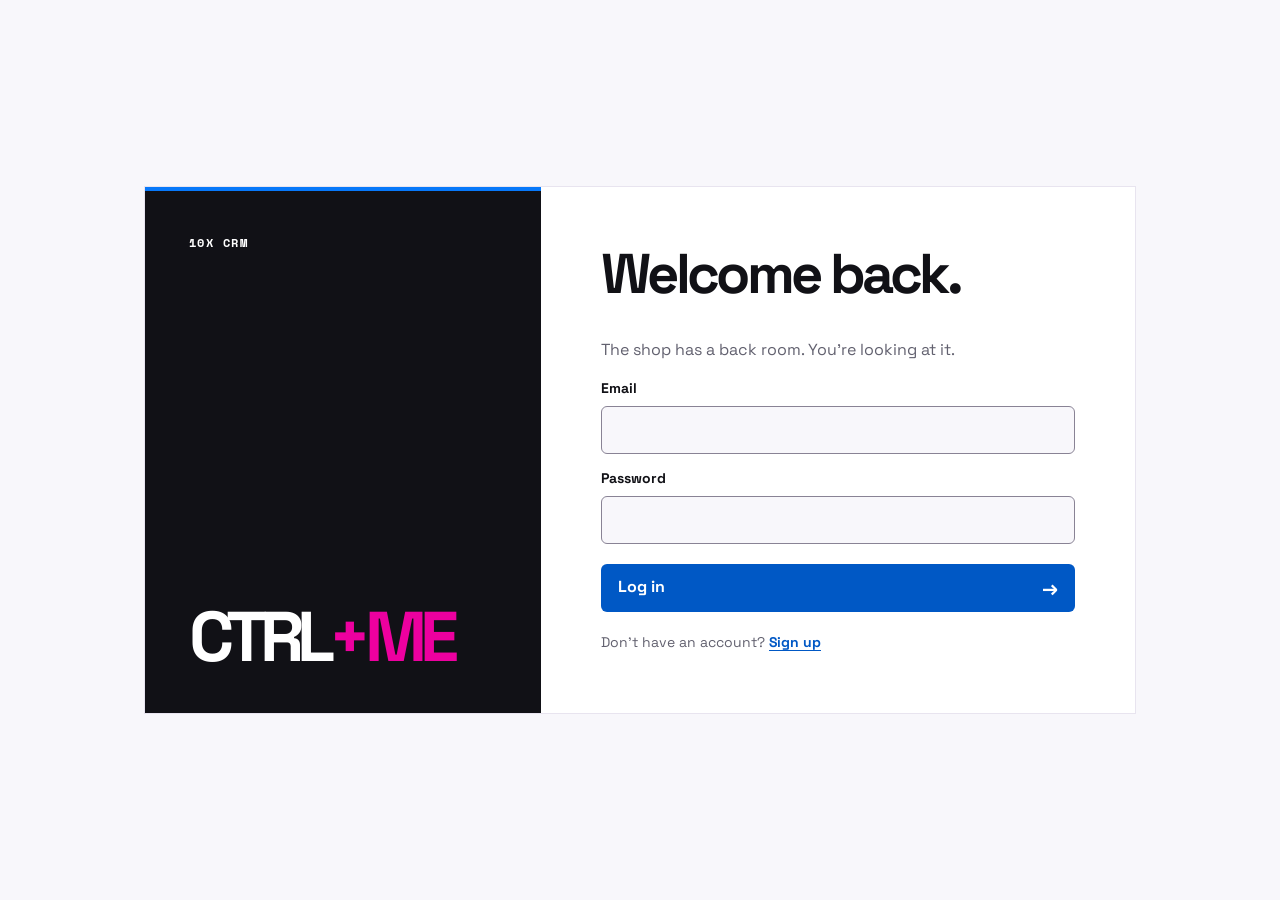
<file: index.html>
<!DOCTYPE html>
<html lang="en">
<head>
    <meta charset="UTF-8">
    <meta name="viewport" content="width=device-width, initial-scale=1.0">
    <script src="./js/theme.js"></script>
    <link rel="stylesheet" href="./css/crm.css">
    <script type="module" src="./js/auth-page.js"></script>
    <title>Log In | 10X CRM</title>
    <link rel="icon" type="image/svg+xml" href="./favicon.svg">
</head>
<body class="crm-access" data-page="login">
    <main class="access-shell">
        <div class="access-brand">
            <p class="access-product">10X CRM</p>
            <p class="access-wordmark">CTRL<span>+ME</span></p>
        </div>

        <section class="access-content" aria-labelledby="access-title">
            <h1 id="access-title">Welcome back.</h1>
            <p class="muted">The shop has a back room. You’re looking at it.</p>

            <form class="access-form" method="post" novalidate>
                <div class="access-field">
                    <label for="email">Email</label>
                    <input
                        type="text"
                        id="email"
                        name="email"
                        inputmode="email"
                        autocomplete="email"
                        required
                    >
                </div>

                <div class="access-field">
                    <label for="password">Password</label>
                    <input
                        type="password"
                        id="password"
                        name="password"
                        autocomplete="current-password"
                        required
                    >
                </div>

                <button class="access-submit" type="submit" disabled>
                    Log in <span aria-hidden="true">→</span>
                </button>
            </form>

            <p class="access-switch">
                Don’t have an account? <a href="signup.html">Sign up</a>
            </p>
        </section>
    </main>
</body>
</html>
</file>
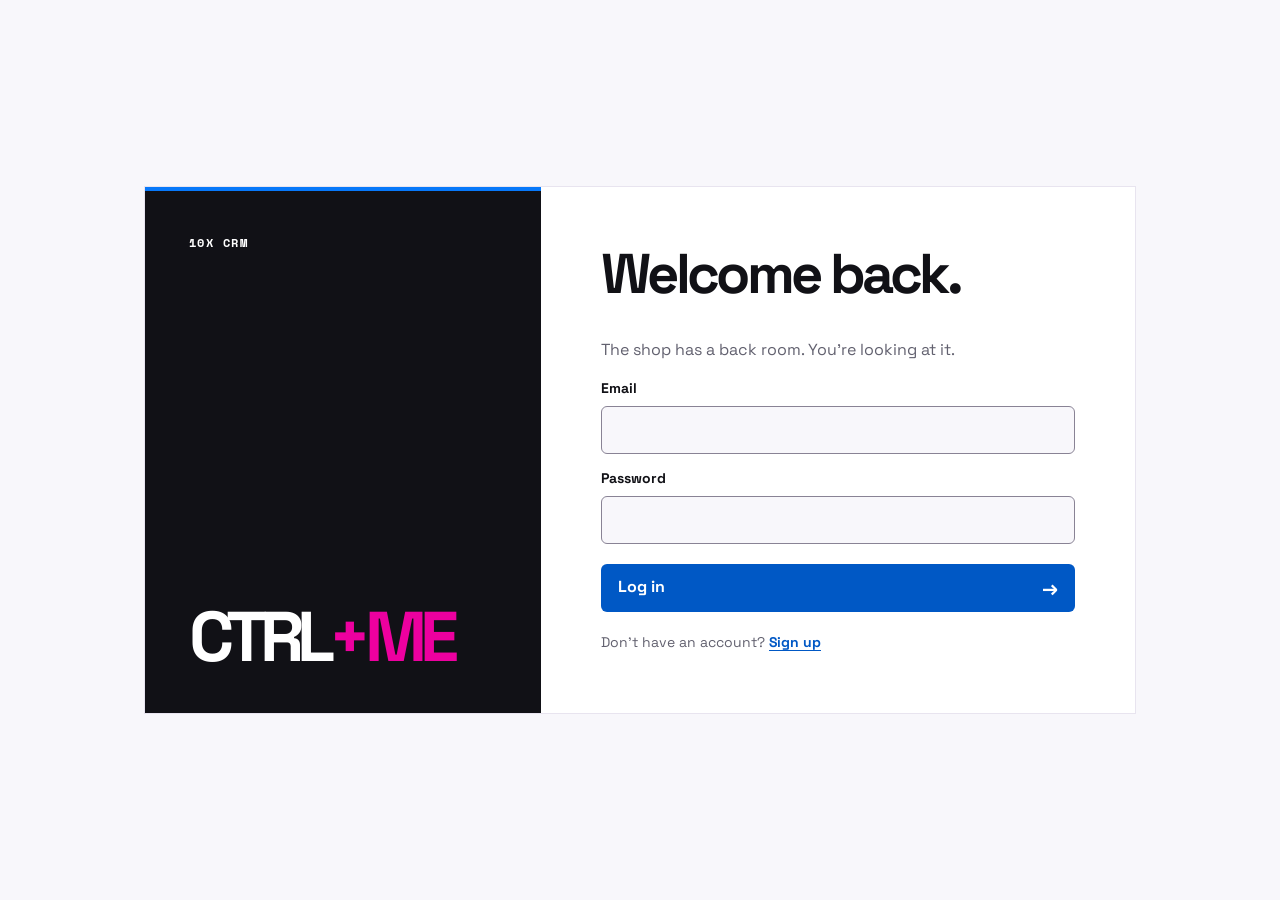
<file: clients.html>
<!doctype html>
<html lang="en">
<head>
    <meta charset="UTF-8">
    <meta name="viewport" content="width=device-width, initial-scale=1.0">
    <title>Clients | 10X CRM</title>
    <link rel="icon" type="image/svg+xml" href="./favicon.svg">
    <script src="./js/theme.js"></script>
    <link rel="stylesheet" href="./css/crm.css">
    <script type="module" src="./js/clients-page.js"></script>
</head>
<body>
    <div id="clients-page" hidden>
        <header class="app-header">
            <a class="brand" href="dashboard.html">CTRL<span>+ME</span> CRM</a>
            <nav aria-label="Main navigation">
                <a href="./dashboard.html">Dashboard</a>
                <a href="./dashboard.html" aria-current="page">Clients</a>
            </nav>
            <button
                type="button"
                id="theme-toggle"
                class="theme-toggle"
                aria-label="Dark mode"
                aria-pressed="false"
            >
                <span class="theme-toggle__track" aria-hidden="true">
                    <span class="theme-toggle__thumb"></span>
                    <span class="theme-toggle__icon">☀</span>
                    <span class="theme-toggle__icon">☾</span>
                </span>
            </button>
            <button class="quiet" id="logout" type="button">Log out</button>
        </header>

        <main class="app-main">
            <div class="clients-heading">
                <h1>Clients</h1>
                <p class="muted">Stockists, collaborators and people who said “let’s circle back.”</p>
                <button class="primary" id="open-client-dialog" type="button" disabled>
                    + Add Client
                </button>
            </div>
            <p id="clients-status" role="status"></p>
            <button id="retry-clients" class="quiet" type="button" hidden>Retry</button>
            <ul id="client-list" class="client-list" role="list"></ul>
        </main>
        <footer class="crm-footer">
            <div class="crm-footer__inner">
                <div class="crm-footer__top">
                    <div>
                        <a class="crm-footer__brand" href="./dashboard.html" aria-label="CTRL+ME CRM dashboard">
                            CTRL<sup>+ME</sup>
                        </a>
                        <p>Chaos, now with infrastructure.</p>
                    </div>

                    <div class="crm-footer__contact">
                        <h2>Contact</h2>
                        <p>Please never contact</p>
                    </div>
                </div>

                <div class="crm-footer__bottom">
                    <small>© 2026 CTRL+ME</small>
                    <small>CTRL+ME Back Office</small>
                </div>
            </div>
        </footer>
        <dialog id="client-dialog" aria-labelledby="client-dialog-title">
            <div class="clients-heading">
                <h2 id="client-dialog-title">Add Client</h2>
                <button class="quiet" id="close-client-dialog" type="button" aria-label="Close">
                    ×
                </button>
            </div>

            <form id="client-form" novalidate>
                <div class="field">
                    <label for="client-name">Name</label>
                    <input id="client-name" name="name" type="text" required aria-describedby="client-name-error">
                    <p class="field-error" id="client-name-error" data-error="name"></p>
                </div>

                <div class="field">
                    <label for="client-email">Email</label>
                    <input id="client-email" name="email" type="email" required aria-describedby="client-email-error">
                    <p class="field-error" id="client-email-error" data-error="email"></p>
                </div>

                <div class="field">
                    <label for="client-phone">Phone (optional)</label>
                    <input id="client-phone" name="phone" type="tel" aria-describedby="client-phone-error">
                    <p class="field-error" id="client-phone-error" data-error="phone"></p>
                </div>

                <div class="field">
                    <label for="client-company">Company (optional)</label>
                    <input id="client-company" name="company" type="text">
                </div>

                <div class="field">
                    <label for="client-value">Deal Value ($)</label>
                    <input id="client-value" name="dealValue" type="number" min="0.01" step="0.01" required aria-describedby="client-value-error">
                    <p class="field-error" id="client-value-error" data-error="dealValue"></p>
                </div>

                <div class="field">
                    <label for="client-status-select">Status</label>
                    <select id="client-status-select" name="status">
                        <option>Lead</option>
                        <option>Contacted</option>
                        <option>Won</option>
                        <option>Lost</option>
                    </select>
                </div>

                <p id="client-form-error" class="form-error" role="alert"></p>
                <button class="primary" type="submit">Add Client</button>
            </form>
        </dialog>

        <div id="toasts" aria-live="polite">
            <p class="toast" id="client-toast" hidden></p>
        </div>
    </div>

    <noscript>This application requires JavaScript.</noscript>
</body>
</html>
</file>
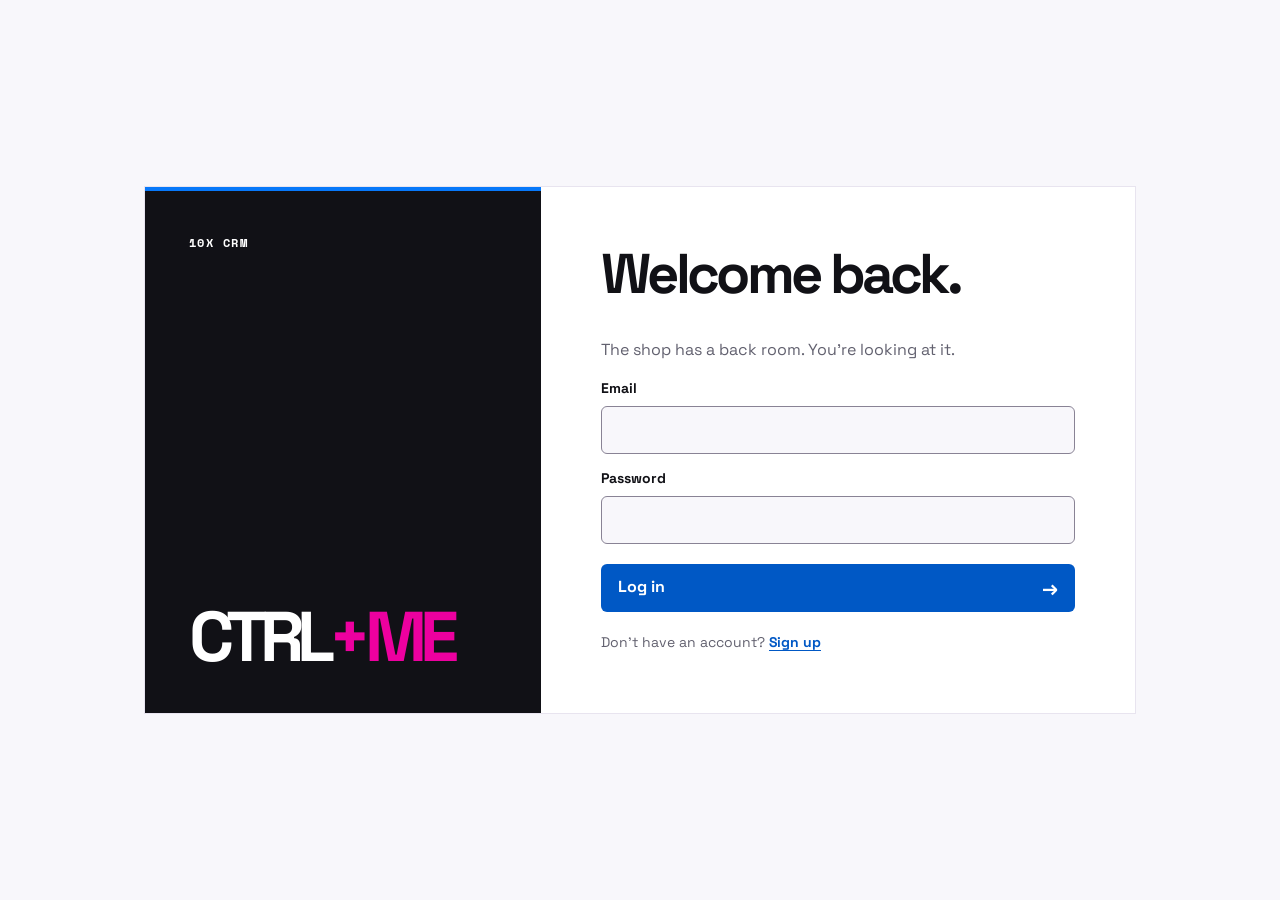
<file: dashboard.html>
<!doctype html>
<html lang="en">
<head>
    <meta charset="UTF-8">
    <meta name="viewport" content="width=device-width, initial-scale=1.0">
    <title>Dashboard | 10X CRM</title>
    <link rel="icon" type="image/svg+xml" href="./favicon.svg">
    <script src="./js/theme.js"></script>
    <link rel="stylesheet" href="./css/crm.css">
    <script type="module" src="./js/dashboard.js"></script>
</head>
<body>
    <div id="dashboard" hidden>
        <header class="app-header">
            <a class="brand" href="dashboard.html">CTRL<span>+ME</span> CRM</a>

            <nav aria-label="Main navigation">
                <a href="dashboard.html" aria-current="page">Dashboard</a>
                <a href="clients.html">Clients</a>
            </nav>

            <button
                type="button"
                id="theme-toggle"
                class="theme-toggle"
                aria-label="Dark mode"
                aria-pressed="false"
            >
                <span class="theme-toggle__track" aria-hidden="true">
                    <span class="theme-toggle__thumb"></span>
                    <span class="theme-toggle__icon">☀</span>
                    <span class="theme-toggle__icon">☾</span>
                </span>
            </button>

            <button class="quiet" id="logout" type="button">Log out</button>
        </header>

        <main class="app-main">
            <div class="dashboard-heading">
                <div>
                    <p class="eyebrow">Dashboard</p>
                    <h1 id="welcome-heading">Welcome back.</h1>
                    <p class="muted">The business side of CTRL+ME. Somehow, there are numbers.</p>
                </div>
                <time id="dashboard-clock" class="dashboard-clock"></time>
            </div>

            <p id="dashboard-error" class="form-error" role="alert"></p>
            <p id="dashboard-status" role="status"></p>

            <button id="dashboard-retry" class="quiet" type="button" hidden>
                Retry
            </button>

            <div id="dashboard-data" hidden>
                <dl class="dashboard-stats" aria-label="Client statistics">
                    <div class="card stat-card stat-card--total">
                        <dt>Total Clients</dt>
                        <dd id="total-clients"></dd>
                    </div>
                    <div class="card stat-card stat-card--active">
                        <dt>Active Deals</dt>
                        <dd id="active-deals"></dd>
                    </div>
                    <div class="card stat-card stat-card--won">
                        <dt>Won Revenue</dt>
                        <dd id="won-revenue"></dd>
                    </div>
                    <div class="card stat-card stat-card--new">
                        <dt>New This Week</dt>
                        <dd id="new-this-week"></dd>
                    </div>
                </dl>

                <div class="dashboard-overview">
                    <div class="dashboard-overview__left">
                        <aside class="boss-note" aria-labelledby="boss-note-title">
                            <h2 id="boss-note-title">NOTE TO SELF</h2>
                            <p>Stop saying “I have an idea”.<br>That’s how we got here.</p>
                            <p class="boss-note__signature">Sincerely, YOU</p>
                        </aside>

                        <section class="card" aria-labelledby="pipeline-title">
                            <h2 id="pipeline-title">Pipeline Overview</h2>
                            <dl id="pipeline" class="dashboard-pipeline"></dl>
                        </section>
                    </div>

                    <section class="card" aria-labelledby="recent-title">
                        <h2 id="recent-title">Recent Clients</h2>
                        <ul id="recent-clients" class="dashboard-recent" role="list"></ul>
                        <a href="clients.html">View all clients →</a>
                    </section>
                </div>
            </div>
        </main>

        <footer class="crm-footer">
            <div class="crm-footer__inner">
                <div class="crm-footer__top">
                    <div>
                        <a
                            class="crm-footer__brand"
                            href="./dashboard.html"
                            aria-label="CTRL+ME CRM dashboard"
                        >
                            CTRL<sup>+ME</sup>
                        </a>
                        <p>Chaos, now with infrastructure.</p>
                    </div>

                    <div class="crm-footer__contact">
                        <h2>Contact</h2>
                        <p>Please never contact</p>
                    </div>
                </div>

                <div class="crm-footer__bottom">
                    <small>© 2026 CTRL+ME</small>
                    <small>CTRL+ME Back Office</small>
                </div>
            </div>
        </footer>
    </div>

    <noscript>This application requires JavaScript.</noscript>
</body>
</html>
</file>
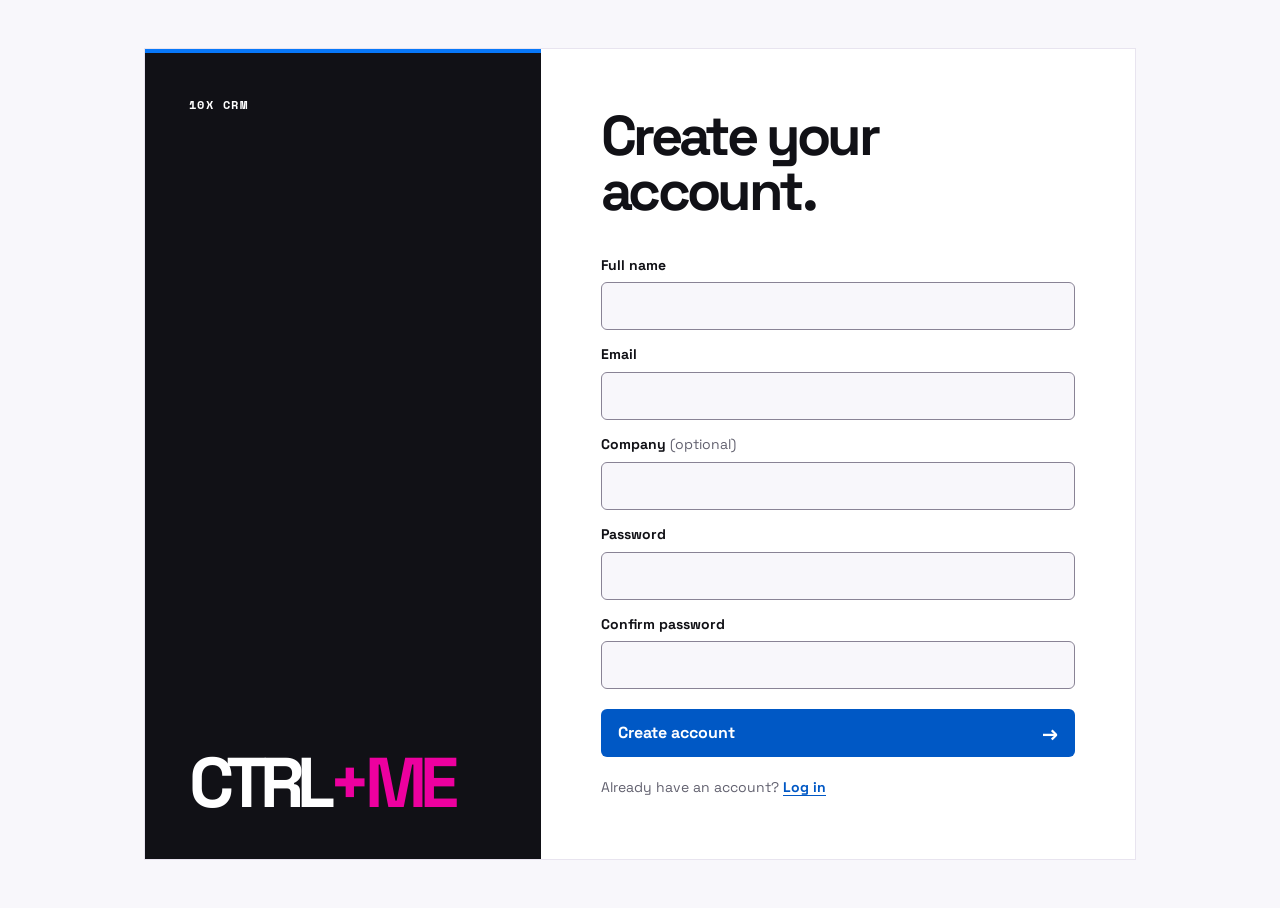
<file: signup.html>
<!DOCTYPE html>
<html lang="en">
<head>
    <meta charset="UTF-8">
    <meta name="viewport" content="width=device-width, initial-scale=1.0">
    <script src="./js/theme.js"></script>
    <link rel="stylesheet" href="./css/crm.css">
    <script type="module" src="./js/auth-page.js"></script>
    <title>Sign Up | 10X CRM</title>
    <link rel="icon" type="image/svg+xml" href="./favicon.svg">
</head>
<body class="crm-access" data-page="signup">
    <main class="access-shell">
        <div class="access-brand">
            <p class="access-product">10X CRM</p>
            <p class="access-wordmark">CTRL<span>+ME</span></p>
        </div>

        <section class="access-content" aria-labelledby="access-title">
            <h1 id="access-title">Create your account.</h1>

            <form class="access-form" method="post" novalidate>
                <div class="access-field">
                    <label for="fullName">Full name</label>
                    <input
                        type="text"
                        id="fullName"
                        name="fullName"
                        autocomplete="name"
                        required
                    >
                </div>

                <div class="access-field">
                    <label for="email">Email</label>
                    <input
                        type="text"
                        id="email"
                        name="email"
                        inputmode="email"
                        autocomplete="email"
                        required
                    >
                </div>

                <div class="access-field">
                    <label for="company">
                        Company <span class="access-optional">(optional)</span>
                    </label>
                    <input
                        type="text"
                        id="company"
                        name="company"
                        autocomplete="organization"
                    >
                </div>

                <div class="access-field">
                    <label for="password">Password</label>
                    <input
                        type="password"
                        id="password"
                        name="password"
                        autocomplete="new-password"
                        required
                    >
                </div>

                <div class="access-field">
                    <label for="confirmPassword">Confirm password</label>
                    <input
                        type="password"
                        id="confirmPassword"
                        name="confirmPassword"
                        autocomplete="new-password"
                        required
                    >
                </div>

                <button class="access-submit" type="submit" disabled>
                    Create account <span aria-hidden="true">→</span>
                </button>
            </form>

            <p class="access-switch">
                Already have an account? <a href="index.html">Log in</a>
            </p>
        </section>
    </main>
</body>
</html>
</file>
<file: css/crm.css>
@import url("https://fonts.googleapis.com/css2?family=Space+Grotesk:wght@400;500;600;700&family=Space+Mono:wght@400;700&display=swap");

:root {
    color-scheme: light;
    --font-body: "Space Grotesk", sans-serif;
    --font-mono: "Space Mono", monospace;
    --paper: #f8f7fb;
    --white: #fff;
    --ink: #111116;
    --blue: #0878f9;
    --magenta: #ed009f;
    --lavender: #bca4ff;
    --lavender-soft: #f1ecff;

    --page: var(--paper);
    --surface: var(--white);
    --text: var(--ink);
    --muted: #62616f;
    --border: #e8e4ef;
    --field-border: #898395;
    --highlight: var(--lavender-soft);
    --accent-text: #a50070;
    --link: #0058c5;
    --focus: #0058c5;
    --button: #0058c5;
    --button-hover: #00459c;
    --error: #a41747;
}

:root[data-theme="dark"] {
    color-scheme: dark;
    --page: #111116;
    --surface: #1c1c25;
    --text: #f8f7fb;
    --muted: #b7b3c4;
    --border: #373342;
    --field-border: #777084;
    --highlight: #2d2343;
    --accent-text: #ff8bda;
    --link: #9dcaff;
    --focus: #9dcaff;
    --error: #ff9db9;
}

* {
    box-sizing: border-box;
}

body {
    min-height: 100vh;
    min-height: 100svh;
    margin: 0;
    background: var(--page);
    color: var(--text);
    font: 1rem/1.55 var(--font-body);
}

[hidden] {
    display: none !important;
}

a {
    color: var(--link);
    text-underline-offset: 0.2em;
}

button,
input {
    font: inherit;
}

button {
    cursor: pointer;
}

button:disabled {
    cursor: not-allowed;
}

:focus-visible {
    outline: 2px solid var(--focus);
    outline-offset: 3px;
}

label {
    display: block;
    margin-bottom: 0.375rem;
    font-size: 0.875rem;
    font-weight: 700;
}

input:not([type="checkbox"], [type="radio"]) {
    display: block;
    width: 100%;
    min-height: 2.75rem;
    padding: 0.625rem 0.75rem;
    border: 1px solid var(--field-border);
    border-radius: 0;
    background: var(--page);
    color: var(--text);
}

input[aria-invalid="true"] {
    border-color: var(--error);
}

.field {
    margin-bottom: 0.875rem;
}

.field-error,
.form-error {
    color: var(--error);
    font-size: 0.8125rem;
}

.field-error {
    display: block;
    margin-top: 0.25rem;
}

.field-error:empty,
.form-error:empty {
    display: none;
}

.primary,
.access-submit {
    min-height: 2.75rem;
    padding: 0.625rem 1rem;
    border: 1px solid transparent;
    background: var(--button);
    color: var(--white);
    font-weight: 700;
}

.primary:hover:not(:disabled),
.access-submit:hover:not(:disabled) {
    background: var(--button-hover);
}

.primary:disabled,
.access-submit:disabled {
    border-color: var(--border);
    background: var(--highlight);
    color: var(--muted);
}

form .primary {
    width: 100%;
    margin-top: 0.25rem;
}

.muted {
    color: var(--muted);
}

/* Login and signup */

body.crm-access {
    display: grid;
    place-items: center;
    padding: clamp(1rem, 4vw, 3rem);
}

.access-shell {
    display: grid;
    width: min(100%, 62rem);
    grid-template-columns: minmax(0, 2fr) minmax(0, 3fr);
    border: 1px solid var(--border);
    background: var(--surface);
}

.access-brand {
    display: flex;
    min-width: 0;
    flex-direction: column;
    justify-content: space-between;
    gap: 2rem;
    padding: clamp(1.5rem, 4vw, 2.75rem);
    border-top: 4px solid var(--blue);
    background: var(--ink);
    color: var(--white);
}

.access-product {
    margin: 0;
    font: 700 0.75rem/1.4 var(--font-mono);
    letter-spacing: 0.12em;
}

.access-wordmark {
    margin: 0;
    font-size: clamp(2.5rem, 5.5vw, 5.5rem);
    font-weight: 700;
    line-height: 0.9;
    letter-spacing: -0.1em;
}

.access-wordmark span {
    color: var(--magenta);
}

.access-content {
    min-width: 0;
    padding: clamp(1.5rem, 5vw, 3.75rem);
}

.access-content h1 {
    margin: 0 0 clamp(1.5rem, 4vw, 2.25rem);
    font-size: clamp(2rem, 4.4vw, 3.5rem);
    font-weight: 700;
    line-height: 0.98;
    letter-spacing: -0.065em;
}

.access-form {
    display: grid;
    gap: 0.875rem;
}

.access-optional {
    color: var(--muted);
    font-weight: 400;
}

.access-field input {
    min-height: 3rem;
    padding-inline: 0.875rem;
    border-radius: 0.375rem;
}

.access-field input:focus {
    outline: 2px solid var(--focus);
    outline-offset: 2px;
}

.access-submit {
    display: flex;
    min-height: 3rem;
    align-items: center;
    justify-content: space-between;
    gap: 0.75rem;
    margin-top: 0.375rem;
    border-radius: 0.375rem;
}

.access-submit span {
    font-size: 1.25rem;
    line-height: 1;
}

.access-switch,
.auth-switch,
.account-link {
    margin: 1.25rem 0 0;
    color: var(--muted);
    font-size: 0.875rem;
}

.access-switch a,
.auth-switch a,
.account-link a {
    font-weight: 700;
}

.auth-switch,
.account-link {
    text-align: center;
}

/* Shared CRM pages */

.brand {
    margin: 0;
    color: var(--text);
    font: 700 1.125rem/1.2 var(--font-mono);
    letter-spacing: -0.06em;
    text-decoration: none;
}

.brand span {
    color: var(--accent-text);
}

.eyebrow {
    color: var(--accent-text);
    font: 700 0.75rem/1.5 var(--font-mono);
    letter-spacing: 0.1em;
    text-transform: uppercase;
}

.auth-header,
.app-header {
    display: flex;
    align-items: center;
    padding: 1rem clamp(1rem, 4vw, 3rem);
    border-top: 4px solid var(--blue);
    border-bottom: 1px solid var(--border);
    background: var(--surface);
}

.auth-header {
    flex-wrap: wrap;
    justify-content: space-between;
    gap: 0.75rem;
}

.auth-layout {
    display: grid;
    max-width: 72rem;
    grid-template-columns: minmax(0, 1fr) minmax(0, 440px);
    align-items: center;
    gap: clamp(2rem, 7vw, 6rem);
    margin-inline: auto;
    padding: clamp(2.5rem, 8vw, 6rem) clamp(1rem, 4vw, 3rem);
}

.intro h1,
.app-main h1 {
    margin: 0.75rem 0 1rem;
    font-size: clamp(2.5rem, 6vw, 5.5rem);
    line-height: 0.95;
    letter-spacing: -0.075em;
    overflow-wrap: break-word;
}

.intro p:not(.eyebrow) {
    max-width: 42ch;
    color: var(--muted);
}

.intro .step {
    margin-top: 1.75rem;
    border-top: 1px solid var(--border);
    padding-top: 1rem;
    font: 0.8125rem/1.6 var(--font-mono);
}

.card {
    min-width: 0;
    padding: clamp(1.25rem, 4vw, 2.25rem);
    border: 1px solid var(--border);
    background: var(--surface);
}

.auth-layout .card {
    border-color: var(--blue);
    border-top-width: 3px;
    box-shadow: 5px 5px 0 var(--magenta);
}

.card h2 {
    margin: 0 0 0.625rem;
    font-size: clamp(1.75rem, 4vw, 2.5rem);
    line-height: 1;
    letter-spacing: -0.055em;
}

.card > p {
    margin: 0 0 1.25rem;
}

.card > .auth-switch {
    margin: 1rem 0 0;
}

.card > .learning-note {
    margin: 1.25rem 0 0;
    border-top: 1px solid var(--border);
    padding-top: 0.875rem;
    color: var(--muted);
    font-size: 0.8125rem;
}

.app-header {
    gap: clamp(0.75rem, 3vw, 2rem);
}

.quiet {
    min-height: 2.75rem;
    padding: 0.5rem 0.75rem;
    border: none;
    background: var(--surface);
    color: var(--text);
    font-size: 0.875rem;
    font-weight: 700;
}

.quiet:hover:not(:disabled) {
    background: var(--highlight);
}

.app-header nav {
    display: flex;
    flex: 1;
    flex-wrap: wrap;
    gap: 0.25rem;
}

.app-header nav a {
    display: inline-flex;
    min-height: 2.75rem;
    align-items: center;
    padding: 0.375rem 0.75rem;
    color: var(--muted);
    font-weight: 600;
    text-decoration: none;
}

.app-header nav a:hover,
.app-header nav a[aria-current="page"] {
    background: var(--highlight);
    color: var(--text);
}

.app-header nav a[aria-current="page"] {
    box-shadow: inset 0 -2px var(--magenta);
}

.app-main {
    max-width: 72rem;
    margin: clamp(2rem, 6vw, 4rem) auto;
    padding-inline: clamp(1rem, 4vw, 3rem);
}

.milestone {
    max-width: 45rem;
    margin-top: 1.75rem;
}

.milestone li + li {
    margin-top: 0.75rem;
}

/* Notifications */

#toasts {
    position: fixed;
    right: 1rem;
    bottom: 1rem;
    z-index: 100;
    display: grid;
    width: min(27rem, calc(100% - 2rem));
    gap: 0.625rem;
}

.toast {
    display: flex;
    align-items: center;
    justify-content: space-between;
    gap: 0.75rem;
    padding: 0.625rem 0.75rem 0.625rem 1rem;
    border: 1px solid var(--border);
    border-left: 4px solid var(--blue);
    background: var(--surface);
    color: var(--text);
    box-shadow: 0 8px 24px rgb(17 17 22 / 12%);
    overflow-wrap: anywhere;
}

.toast.error {
    border-left-color: var(--error);
}

.toast button {
    flex-shrink: 0;
    min-width: 2.75rem;
    min-height: 2.75rem;
    border: 0;
    background: transparent;
    color: var(--text);
    font-size: 1.25rem;
}

@media (max-width: 800px) {
    .auth-layout {
        max-width: 34rem;
        grid-template-columns: minmax(0, 1fr);
    }

    .app-header {
        flex-wrap: wrap;
    }

    .app-header nav {
        order: 3;
        flex-basis: 100%;
    }

    #account-name {
        display: none;
    }
}

@media (max-width: 680px) {
    .access-shell {
        max-width: 30rem;
        grid-template-columns: minmax(0, 1fr);
    }

    .access-brand {
        flex-direction: row;
        flex-wrap: wrap;
        align-items: center;
        gap: 0.75rem;
        padding: 1rem 1.25rem;
    }

    .access-wordmark {
        font-size: 2rem;
    }
}

@media (max-width: 420px) {
    .auth-layout .card {
        box-shadow: 3px 3px 0 var(--magenta);
    }

    .intro h1,
    .app-main h1 {
        font-size: clamp(2.125rem, 11vw, 2.75rem);
    }
}

.auth-success {
    margin: 1rem 0 0;
    color: #17643a;
    font-size: 0.875rem;
    font-weight: 700;
}

:root[data-theme="dark"] .auth-success {
    color: #8cdaa8;
}

.auth-success:empty {
    display: none;
}

.client-list {
    display: grid;
    grid-template-columns: repeat(auto-fit, minmax(min(100%, 16rem), 1fr));
    gap: 0.875rem;
    margin: 1.25rem 0 0;
    padding: 0;
    list-style: none;
}

.client-card {
    display: grid;
    grid-template-columns: auto minmax(0, 1fr);
    align-items: start;
    gap: 0.75rem;
    padding: 1rem;
    overflow-wrap: anywhere;
}

.client-card img {
    border: 1px solid var(--border);
    background: var(--highlight);
    object-fit: cover;
}

.client-card h2 {
    margin: 0 0 0.25rem;
    font-size: 1.125rem;
    line-height: 1.2;
}

.client-card p {
    margin: 0.25rem 0;
}

.client-badge {
    display: inline-block;
    margin-top: 0.5rem;
    padding: 0.125rem 0.5rem;
    background: var(--highlight);
    color: var(--text);
    font: 700 0.75rem/1.5 var(--font-mono);
}

.client-value {
    font-weight: 700;
}

.clients-heading {
    display: flex;
    align-items: center;
    justify-content: space-between;
    flex-wrap: wrap;
    gap: 0.75rem;
}

#client-dialog {
    width: min(32rem, calc(100% - 2rem));
    max-height: calc(100dvh - 2rem);
    padding: 1.25rem;
    border: 1px solid var(--border);
    background: var(--surface);
    color: var(--text);
}

#client-dialog::backdrop {
    background: rgb(17 17 22 / 65%);
}

#client-dialog h2 {
    margin: 0;
}

#client-form {
    margin-top: 1rem;
}

#client-form select {
    width: 100%;
    min-height: 2.75rem;
    padding: 0.5rem 0.75rem;
    border: 1px solid var(--field-border);
    background: var(--page);
    color: var(--text);
    font: inherit;
}

.dashboard-heading {
    display: flex;
    flex-wrap: wrap;
    align-items: end;
    justify-content: space-between;
    gap: 0.75rem 1.5rem;
    margin-bottom: 1.5rem;
}

.dashboard-heading h1 {
    margin-bottom: 0;
}

.dashboard-clock {
    color: var(--muted);
    font: 700 0.8125rem/1.5 var(--font-mono);
}

.dashboard-stats,
.dashboard-panels {
    display: grid;
    gap: 1rem;
}

.dashboard-stats {
    grid-template-columns: repeat(4, minmax(0, 1fr));
    margin: 0 0 1rem;
}

.dashboard-stats .card {
    padding: 1.125rem;
    border-top: 3px solid var(--blue);
}

.dashboard-stats dt {
    color: var(--muted);
    font-size: 0.875rem;
    font-weight: 700;
}

.dashboard-stats dd {
    margin: 0.375rem 0 0;
    font-size: clamp(1.5rem, 3vw, 2.5rem);
    font-weight: 700;
    line-height: 1;
    overflow-wrap: anywhere;
}

.dashboard-panels {
    grid-template-columns: minmax(0, 2fr) minmax(0, 3fr);
    align-items: start;
}

.dashboard-pipeline > div,
.dashboard-recent > li {
    display: flex;
    flex-wrap: wrap;
    align-items: baseline;
    justify-content: space-between;
    gap: 0.25rem 1rem;
    padding: 0.625rem 0;
    border-bottom: 1px solid var(--border);
    overflow-wrap: anywhere;
}

.dashboard-pipeline dd {
    margin: 0;
    font-weight: 700;
}

.dashboard-recent {
    margin: 0 0 1rem;
    padding: 0;
    list-style: none;
}

.dashboard-client-meta {
    flex-basis: 100%;
    font-size: 0.875rem;
}

@media (max-width: 760px) {
    .dashboard-stats {
        grid-template-columns: repeat(2, minmax(0, 1fr));
    }

    .dashboard-panels {
        grid-template-columns: minmax(0, 1fr);
    }
}

.theme-toggle {
    display: inline-grid;
    min-width: 4.25rem;
    min-height: 2.75rem;
    padding: 0;
    place-items: center;
    border: 0;
    border-radius: 999px;
    background: transparent;
    cursor: pointer;
}

.theme-toggle__track {
    position: relative;
    display: grid;
    grid-template-columns: repeat(2, 1fr);
    align-items: center;
    width: 4.25rem;
    height: 2rem;
    border-radius: 999px;
    background: var(--highlight);
    color: var(--text);
    box-shadow: inset 0 0 0 1px var(--border);
}

.theme-toggle__thumb {
    position: absolute;
    top: 0.25rem;
    left: 0.3125rem;
    width: 1.5rem;
    height: 1.5rem;
    border-radius: 50%;
    background: var(--lavender);
    transition: transform 180ms ease;
}

.theme-toggle__icon {
    position: relative;
    text-align: center;
    font: 700 1rem/1 system-ui, sans-serif;
}

.theme-toggle[aria-pressed="true"] .theme-toggle__thumb {
    transform: translateX(2.125rem);
}

.theme-toggle[aria-pressed="false"] .theme-toggle__icon:nth-child(2),
.theme-toggle[aria-pressed="true"] .theme-toggle__icon:last-child {
    color: #111116;
}

.theme-toggle:focus-visible {
    outline: 2px solid var(--focus);
    outline-offset: 3px;
}

@media (prefers-reduced-motion: reduce) {
    .theme-toggle__thumb {
        transition: none;
    }
}

.crm-footer {
    background: var(--blue);
    color: #fff;
}

.crm-footer__inner {
    width: min(100%, 80rem);
    margin-inline: auto;
    padding: 2.5rem clamp(1.25rem, 4vw, 3rem) 1.25rem;
}

.crm-footer__top,
.crm-footer__bottom {
    display: flex;
    flex-wrap: wrap;
    justify-content: space-between;
    gap: 1.5rem;
}

.crm-footer__brand {
    color: inherit;
    font-size: 2.5rem;
    font-weight: 700;
    line-height: 1;
    letter-spacing: -0.08em;
    text-decoration: none;
}

.crm-footer__brand sup {
    font-size: 0.55em;
}

.crm-footer__top p {
    margin: 0.75rem 0 0;
}

.crm-footer__contact h2 {
    margin: 0 0 0.625rem;
    font: 700 0.75rem/1.4 var(--font-mono, monospace);
    letter-spacing: 0.1em;
    text-transform: uppercase;
}
.crm-footer__contact p {
    margin-top: 0;
}

.crm-footer__bottom {
    gap: 0.5rem 1rem;
    margin-top: 2rem;
    padding-top: 1rem;
    border-top: 1px solid rgb(255 255 255 / 45%);
    font: 0.75rem/1.5 var(--font-mono, monospace);
    letter-spacing: 0.06em;
}
.dashboard-stats > .stat-card--total {
    --stat-accent: var(--blue);
}

.dashboard-stats > .stat-card--active {
    --stat-accent: var(--lavender);
}

.dashboard-stats > .stat-card--won {
    --stat-accent: #48c9a0;
}

.dashboard-stats > .stat-card--new {
    --stat-accent: var(--magenta);
}

.dashboard-stats > .stat-card {
    border-top: 4px solid var(--stat-accent);
    background-color: color-mix(in srgb, var(--stat-accent) 14%, var(--surface));
}

.dashboard-stats > .stat-card > dd {
    color: var(--text);
}

.boss-note {
    border: 1px solid var(--blue);
    background: var(--surface);
    color: var(--text);
    box-shadow: 4px 4px 0 var(--magenta);
}

.boss-note h2 {
    margin: 0;
    padding: 0.625rem 1rem;
    border-bottom: 1px solid var(--blue);
    background: var(--highlight);
    color: var(--accent-text);
    font: 700 0.75rem/1.4 var(--font-mono);
    letter-spacing: 0.1em;
}

.boss-note p {
    margin: 0;
    padding: 1rem 1rem 0;
    color: var(--text);
    font: 600 clamp(1.125rem, 2.5vw, 1.5rem)/1.3 var(--font-body);
    letter-spacing: -0.025em;
}

.boss-note .boss-note__signature {
    padding: 0.75rem 1rem 1rem;
    color: var(--accent-text);
    font: 700 0.75rem/1.5 var(--font-mono);
    letter-spacing: 0;
    text-align: right;
}

.dashboard-overview {
    display: grid;
    grid-template-columns: minmax(0, 1fr);
    align-items: start;
    gap: 1.5rem;
    margin-top: 2rem;
}

.dashboard-overview__left {
    display: grid;
    grid-template-columns: minmax(0, 1fr);
    gap: 1.5rem;
}

.dashboard-overview__left > .boss-note {
    margin: 0 4px 4px 0;
}

@media (min-width: 48rem) {
    .dashboard-overview {
        grid-template-columns: minmax(0, 1fr) minmax(0, 1.2fr);
    }
}

.client-card__actions {
    grid-column: 1 / -1;
    display: flex;
    justify-content: flex-end;
    flex-wrap: wrap;
    gap: 0.5rem;
    margin-top: 0.25rem;
    padding-top: 0.625rem;
    border-top: 1px solid var(--border);
}

.client-card .client-delete {
    min-height: 2.75rem;
    padding: 0.5rem 0.875rem;
    border: 1px solid currentColor;
    background: transparent;
    color: var(--accent-text);
    font: inherit;
    font-size: 0.875rem;
    font-weight: 700;
    cursor: pointer;
}

.client-card .client-delete:hover:not(:disabled) {
    background: var(--highlight);
}

.client-card .client-delete:focus-visible {
    outline: 2px solid var(--focus);
    outline-offset: 3px;
}

.client-card .client-delete:disabled {
    opacity: 0.55;
    cursor: wait;
}

.client-card .client-badge[data-status="Lead"] {
    --badge-color: var(--blue);
}

.client-card .client-badge[data-status="Contacted"] {
    --badge-color: var(--lavender);
}

.client-card .client-badge[data-status="Won"] {
    --badge-color: #48c9a0;
}

.client-card .client-badge[data-status="Lost"] {
    --badge-color: var(--magenta);
}

.client-card .client-badge[data-status] {
    background: var(--badge-color);
    color: #111116;
}

.client-card .client-status-select {
    display: inline-block;
    width: auto;
    min-height: 2rem;
    padding: 0.25rem 0.5rem;
    border: 1px solid transparent;
    border-radius: 10px;
    background: var(--badge-color, var(--highlight));
    color: #111116;
    font: inherit;
    font-size: 0.8rem;
    font-weight: 700;
    cursor: pointer;
}

.client-card .client-status-select:focus-visible {
    outline: 2px solid var(--focus);
    outline-offset: 2px;
}

.client-company {
    display: flex;
    align-items: center;
    gap: 0.5rem;
    overflow-wrap: anywhere;
}

.client-card .client-company__logo {
    width: 28px;
    height: 28px;
    flex: 0 0 28px;
    border-radius: 0;
    background: var(--surface);
    object-fit: contain;
}
</file>
